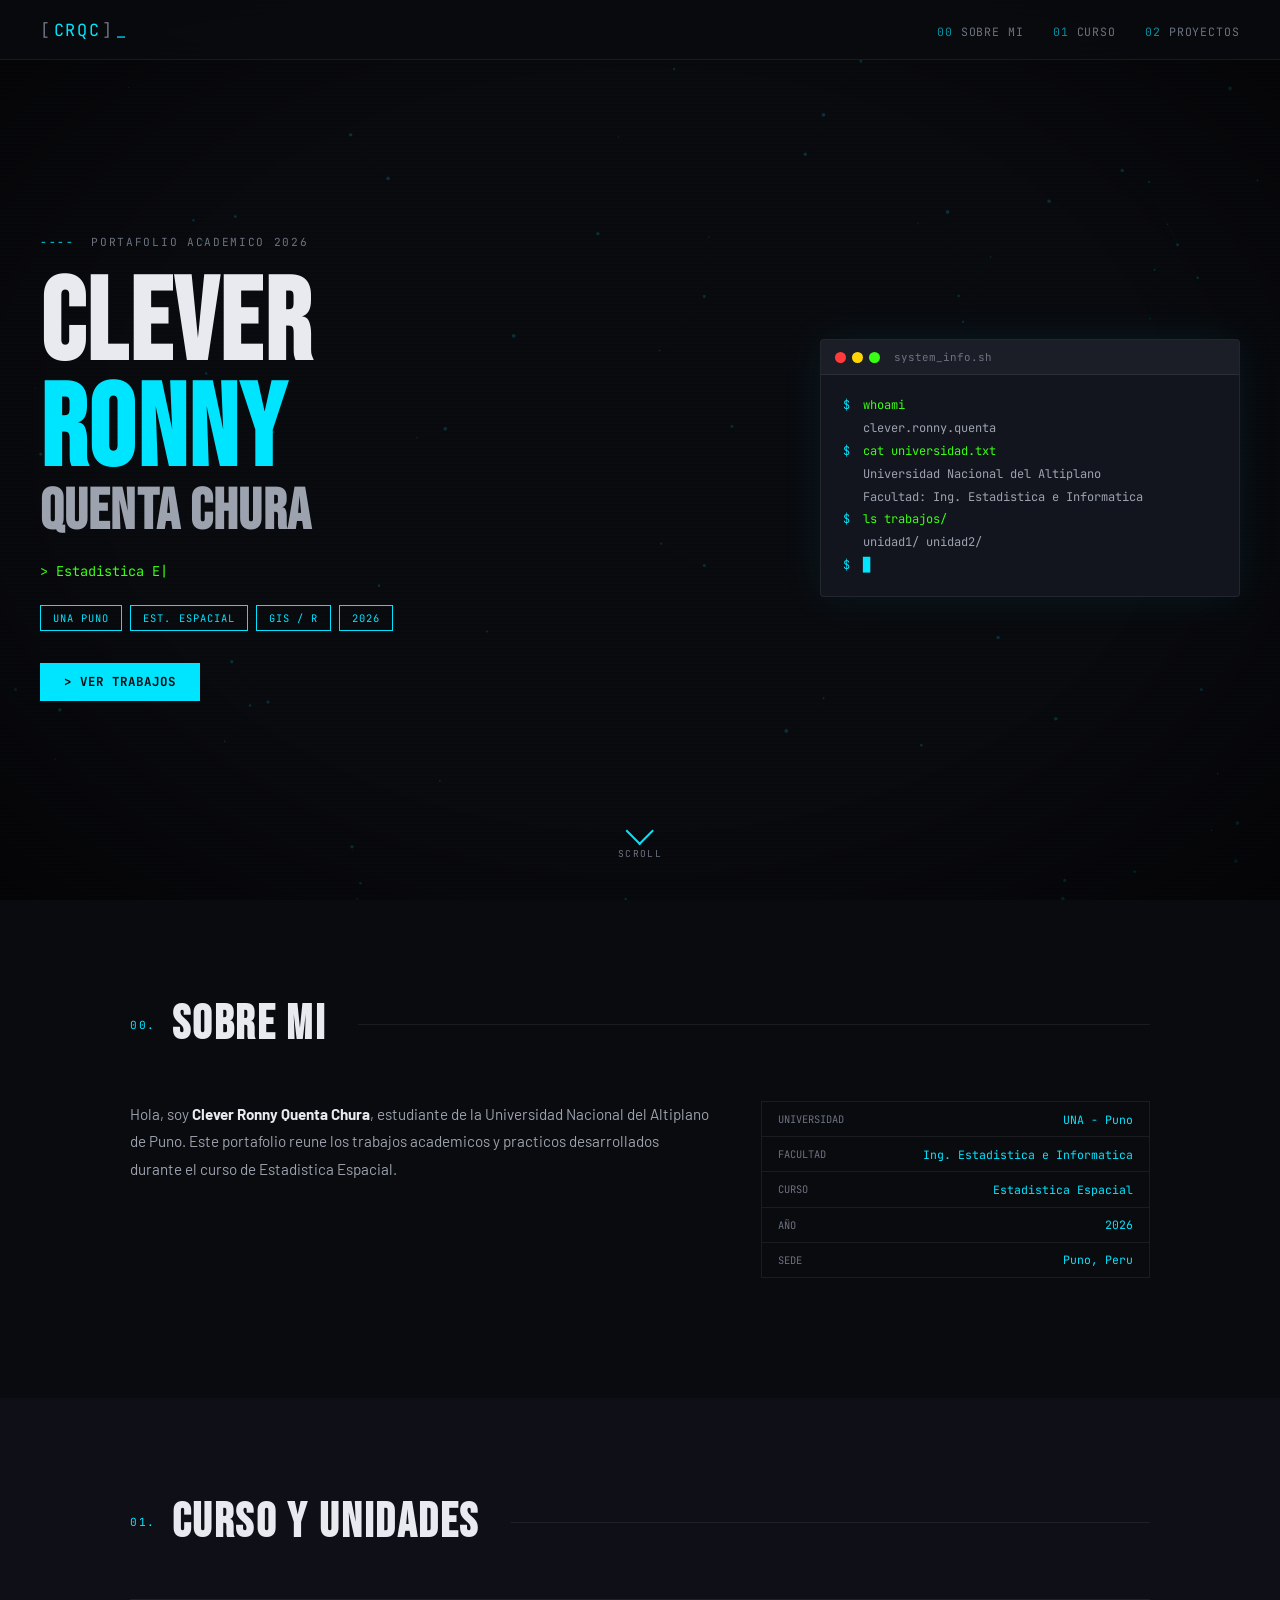
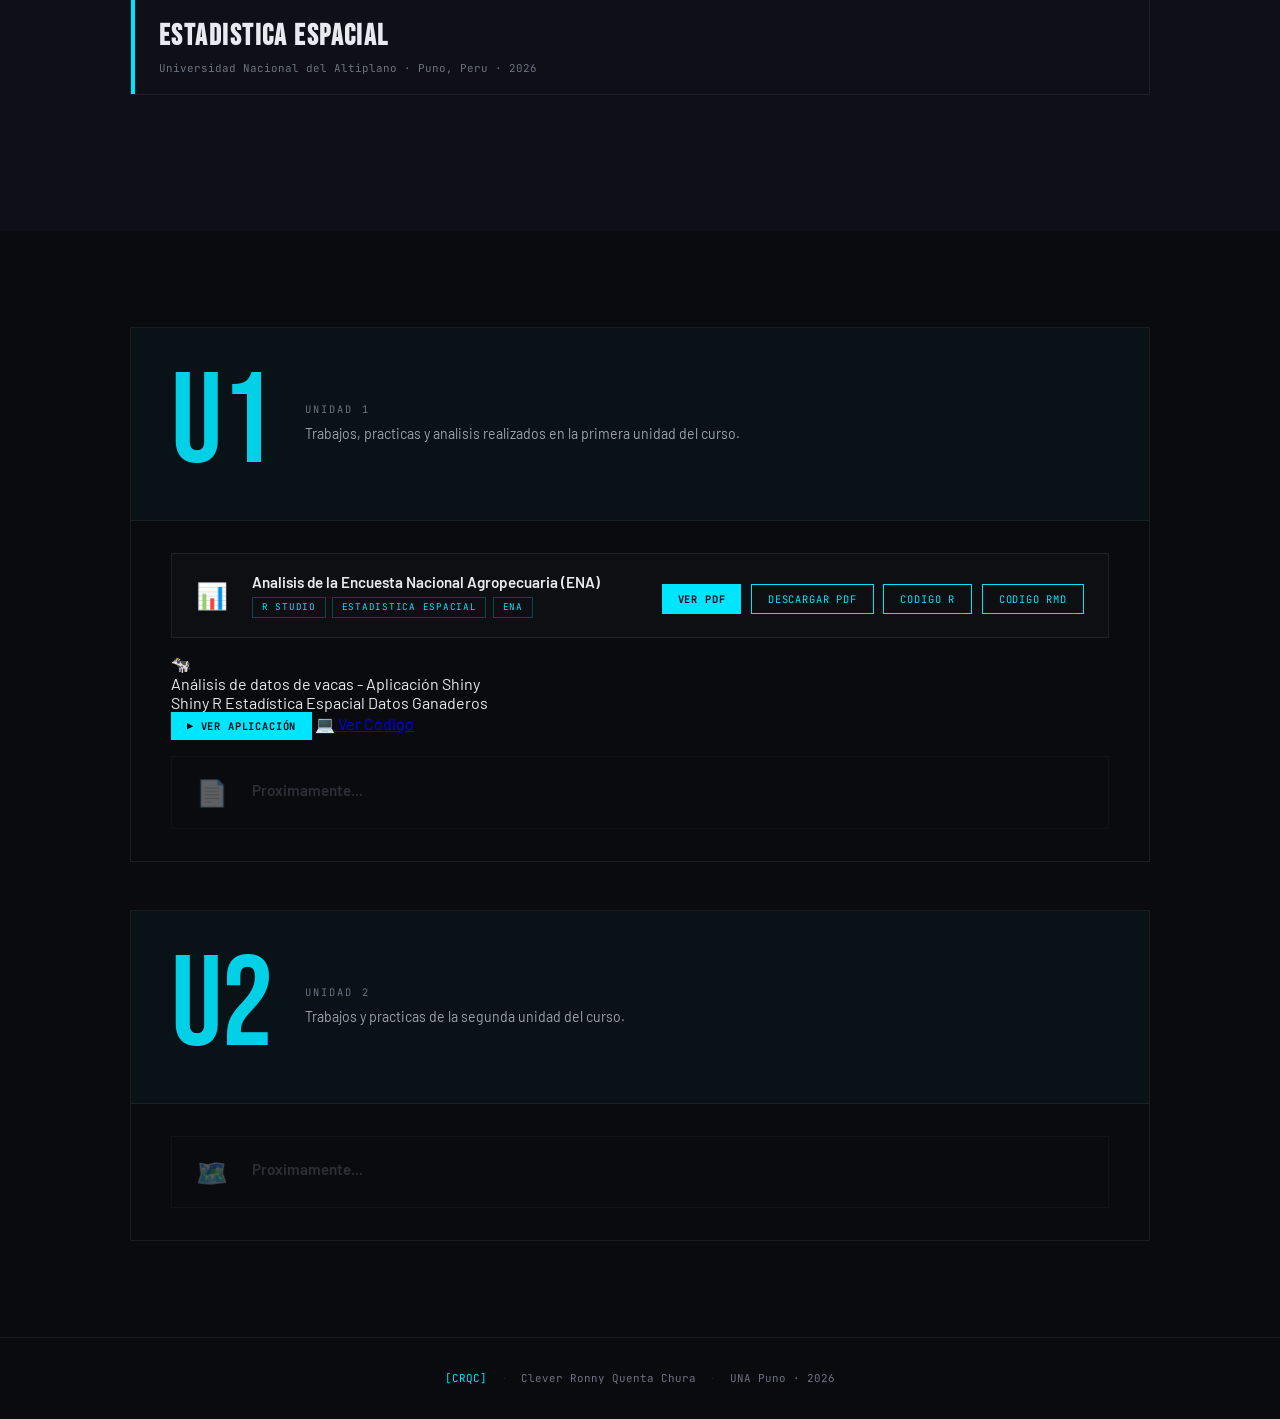
<file: index.html>
<!DOCTYPE html>
<html lang="es">
<head>
  <meta charset="UTF-8" />
  <meta name="viewport" content="width=device-width, initial-scale=1.0" />
  <title>Clever Ronny Quenta Chura — Portafolio</title>
  <link rel="preconnect" href="https://fonts.googleapis.com" />
  <link rel="preconnect" href="https://fonts.gstatic.com" crossorigin />
  <link href="https://fonts.googleapis.com/css2?family=JetBrains+Mono:wght@300;400;500;700&family=Bebas+Neue&family=Barlow:ital,wght@0,300;0,400;0,600;0,700;1,300&display=swap" rel="stylesheet" />

  <style>
    *, *::before, *::after { box-sizing: border-box; margin: 0; padding: 0; }

    :root {
      --bg: #0a0b0f;
      --bg2: #0f1017;
      --surface: #13151e;
      --border: rgba(255,255,255,0.07);
      --accent: #00e5ff;
      --accent2: #7b2fff;
      --text: #e8eaf0;
      --text-dim: #6b7280;
      --text-mid: #9ca3af;
      --green: #39ff14;
      --red: #ff3b3b;
      --yellow: #ffd600;
      --font-mono: 'JetBrains Mono', monospace;
      --font-display: 'Bebas Neue', sans-serif;
      --font-body: 'Barlow', sans-serif;
    }

    html { scroll-behavior: smooth; }
    body {
      background: var(--bg);
      color: var(--text);
      font-family: var(--font-body);
      overflow-x: hidden;
      min-height: 100vh;
    }

    /* CANVAS BG */
    #bg-canvas {
      position: fixed; inset: 0; z-index: 0;
      pointer-events: none; opacity: 0.35;
    }
    .scanlines {
      position: fixed; inset: 0; z-index: 1; pointer-events: none;
      background: repeating-linear-gradient(
        0deg, transparent, transparent 2px,
        rgba(0,0,0,0.03) 2px, rgba(0,0,0,0.03) 4px
      );
    }
    .vignette {
      position: fixed; inset: 0; z-index: 1; pointer-events: none;
      background: radial-gradient(ellipse at 50% 50%, transparent 60%, rgba(0,0,0,0.55) 100%);
    }

    /* NAV */
    #navbar {
      position: fixed; top: 0; left: 0; right: 0; z-index: 100;
      display: flex; align-items: center; justify-content: space-between;
      padding: 0 2.5rem;
      height: 60px;
      background: rgba(10,11,15,0.85);
      backdrop-filter: blur(12px);
      border-bottom: 1px solid var(--border);
    }
    .nav-logo {
      font-family: var(--font-mono); font-size: 1.05rem;
      letter-spacing: 0.1em; color: var(--accent);
      display: flex; align-items: center; gap: 2px;
    }
    .logo-bracket { color: var(--text-dim); }
    .logo-dot { color: var(--accent); }
    @keyframes blink { 0%,100%{opacity:1} 50%{opacity:0} }
    .blink { animation: blink 1.1s infinite; }
    .nav-links { list-style: none; display: flex; gap: 1.8rem; }
    .nav-links a {
      font-family: var(--font-mono); font-size: 0.72rem;
      color: var(--text-dim); text-decoration: none;
      letter-spacing: 0.08em; text-transform: uppercase;
      transition: color 0.2s;
    }
    .nav-links a::before { content: attr(data-index) ' '; color: var(--accent); opacity: 0.6; }
    .nav-links a:hover { color: var(--accent); }

    /* HERO */
    .hero {
      position: relative; z-index: 2;
      min-height: 100vh;
      display: flex; align-items: center; justify-content: space-between;
      padding: 100px 2.5rem 4rem;
      gap: 3rem;
      max-width: 1300px;
      margin: 0 auto;
    }
    .hero-left { flex: 1; }
    .hero-tag {
      font-family: var(--font-mono); font-size: 0.7rem;
      color: var(--text-dim); letter-spacing: 0.15em;
      text-transform: uppercase; margin-bottom: 1.5rem;
    }
    .tag-dash { color: var(--accent); margin-right: 0.5rem; }
    .hero-name {
      font-family: var(--font-display);
      line-height: 0.92; margin-bottom: 1.5rem;
    }
    .name-line {
      display: block; font-size: clamp(3.5rem, 9vw, 8rem);
      letter-spacing: 0.02em; color: var(--text);
      opacity: 0; transform: translateY(30px);
      animation: fadeUp 0.6s forwards;
    }
    .accent-line { color: var(--accent); }
    .dim-line { font-size: clamp(1.8rem, 4.5vw, 4rem); color: var(--text-mid); }
    .name-line:nth-child(1) { animation-delay: 0s; }
    .name-line:nth-child(2) { animation-delay: 0.12s; }
    .name-line:nth-child(3) { animation-delay: 0.24s; }
    @keyframes fadeUp {
      to { opacity: 1; transform: none; }
    }
    .hero-course {
      font-family: var(--font-mono); font-size: clamp(0.75rem, 2vw, 0.85rem);
      color: var(--green); margin-bottom: 1.5rem; min-height: 1.4em;
    }
    .hero-tags { display: flex; flex-wrap: wrap; gap: 0.5rem; margin-bottom: 2rem; }
    .htag {
      font-family: var(--font-mono); font-size: 0.65rem;
      padding: 0.3rem 0.75rem; border: 1px solid var(--accent);
      color: var(--accent); letter-spacing: 0.1em;
      text-transform: uppercase;
    }
    .hero-actions { display: flex; gap: 1rem; flex-wrap: wrap; }

    /* TERMINAL */
    .hero-right { flex: 0 1 420px; }
    .hero-terminal {
      background: var(--surface); border: 1px solid var(--border);
      border-radius: 4px; overflow: hidden;
      box-shadow: 0 0 40px rgba(0,229,255,0.08);
      width: 100%;
    }
    .terminal-header {
      display: flex; align-items: center; gap: 6px;
      padding: 10px 14px;
      background: rgba(255,255,255,0.04); border-bottom: 1px solid var(--border);
    }
    .t-dot { width: 11px; height: 11px; border-radius: 50%; display: inline-block; }
    .t-dot.red { background: var(--red); }
    .t-dot.yellow { background: var(--yellow); }
    .t-dot.green { background: var(--green); }
    .t-title { font-family: var(--font-mono); font-size: 0.68rem; color: var(--text-dim); margin-left: 8px; }
    .terminal-body { padding: 1.2rem 1.4rem; font-family: var(--font-mono); font-size: 0.75rem; line-height: 1.9; }
    .t-prompt { color: var(--accent); margin-right: 6px; }
    .t-cmd { color: var(--green); }
    .t-out { color: var(--text-mid); padding-left: 1.2rem; }
    .t-cursor-line { animation: blink 1s infinite; color: var(--accent); }

    /* SCROLL CUE */
    .scroll-cue {
      position: absolute; bottom: 2.5rem; left: 50%; transform: translateX(-50%);
      display: flex; flex-direction: column; align-items: center; gap: 6px;
      font-family: var(--font-mono); font-size: 0.6rem; color: var(--text-dim);
      letter-spacing: 0.15em; text-transform: uppercase;
    }
    .scroll-arrow {
      width: 20px; height: 20px;
      border-right: 2px solid var(--accent); border-bottom: 2px solid var(--accent);
      transform: rotate(45deg);
      animation: bounce 1.5s infinite;
    }
    @keyframes bounce { 0%,100%{transform:rotate(45deg) translateY(0)} 50%{transform:rotate(45deg) translateY(5px)} }

    /* CTA BUTTONS */
    .cta-btn {
      display: inline-flex; align-items: center; gap: 0.5rem;
      padding: 0.65rem 1.5rem;
      font-family: var(--font-mono); font-size: 0.78rem;
      letter-spacing: 0.08em; text-transform: uppercase;
      text-decoration: none; border: none; cursor: pointer;
      transition: all 0.2s;
    }
    .cta-btn.primary {
      background: var(--accent); color: var(--bg);
      font-weight: 700;
    }
    .cta-btn.primary:hover { background: #fff; }
    .cta-btn.secondary {
      background: transparent; color: var(--accent);
      border: 1px solid var(--accent);
    }
    .cta-btn.secondary:hover { background: rgba(0,229,255,0.08); }

    /* SECTIONS */
    .section { position: relative; z-index: 2; padding: 6rem 0; }
    .section-alt { background: var(--bg2); }
    .section-inner { max-width: 1100px; margin: 0 auto; padding: 0 2.5rem; }
    .section-header {
      display: flex; align-items: center; gap: 1rem; margin-bottom: 3rem;
    }
    .section-num {
      font-family: var(--font-mono); font-size: 0.7rem;
      color: var(--accent); letter-spacing: 0.15em;
    }
    .section-title {
      font-family: var(--font-display); font-size: clamp(2rem, 4vw, 3rem);
      letter-spacing: 0.05em; color: var(--text);
    }
    .section-line {
      flex: 1; height: 1px; background: var(--border); margin-left: 1rem;
    }

    /* REVEAL */
    .reveal { opacity: 0; transform: translateY(24px); transition: opacity 0.6s, transform 0.6s; }
    .reveal.visible { opacity: 1; transform: none; }

    /* ABOUT */
    .about-grid { display: grid; grid-template-columns: 1.2fr 0.8fr; gap: 3rem; align-items: start; }
    .about-text p { color: var(--text-mid); line-height: 1.8; margin-bottom: 1rem; font-size: 0.95rem; }
    .about-text strong { color: var(--text); }
    .info-card { border: 1px solid var(--border); margin-bottom: 1.5rem; }
    .ic-row {
      display: flex; justify-content: space-between; align-items: center;
      padding: 0.6rem 1rem; border-bottom: 1px solid var(--border);
      gap: 1rem;
    }
    .ic-row:last-child { border-bottom: none; }
    .ic-label { font-family: var(--font-mono); font-size: 0.65rem; color: var(--text-dim); text-transform: uppercase; white-space: nowrap; }
    .ic-val { font-family: var(--font-mono); font-size: 0.72rem; color: var(--accent); text-align: right; }

    /* COURSE */
    .course-card {
      display: flex; margin-bottom: 2.5rem;
      border: 1px solid var(--border); overflow: hidden;
    }
    .course-card-accent { width: 4px; background: var(--accent); flex-shrink: 0; }
    .course-card-body { padding: 1.2rem 1.5rem; }
    .course-name { font-family: var(--font-display); font-size: clamp(1.4rem, 4vw, 1.8rem); color: var(--text); letter-spacing: 0.05em; }
    .course-meta { font-family: var(--font-mono); font-size: 0.68rem; color: var(--text-dim); margin-top: 0.4rem; }

    /* UNITS GRID */
    .units-grid { display: grid; grid-template-columns: 1fr 1fr; gap: 1.5rem; }
    .unit-card {
      border: 1px solid var(--border); padding: 2rem;
      position: relative; overflow: hidden;
      transition: border-color 0.3s, box-shadow 0.3s;
    }
    .unit-card:hover {
      border-color: rgba(0,229,255,0.4);
      box-shadow: 0 0 30px rgba(0,229,255,0.06);
    }
    .unit-num-badge {
      font-family: var(--font-display); font-size: 5rem; line-height: 1;
      color: rgba(0,229,255,0.07); position: absolute; top: 0.5rem; right: 1rem;
      pointer-events: none; user-select: none;
    }
    .unit-title {
      font-family: var(--font-display); font-size: 1.4rem;
      color: var(--text); letter-spacing: 0.04em; margin-bottom: 0.8rem;
    }
    .unit-desc { font-size: 0.87rem; color: var(--text-mid); line-height: 1.7; margin-bottom: 1.5rem; }
    .unit-footer { display: flex; align-items: center; justify-content: space-between; margin-top: 1rem; gap: 10px; flex-wrap: wrap; }
    .unit-folder { font-family: var(--font-mono); font-size: 0.62rem; color: var(--text-dim); }
    .unit-link {
      font-family: var(--font-mono); font-size: 0.68rem; color: var(--accent);
      text-decoration: none; transition: letter-spacing 0.2s;
    }
    .unit-link:hover { letter-spacing: 0.1em; }

    /* PROJECTS */
    .units-big { display: flex; flex-direction: column; gap: 3rem; }
    .unit-big { border: 1px solid var(--border); overflow: hidden; }
    .unit-big-header {
      display: flex; align-items: center; gap: 2rem;
      padding: 2rem 2.5rem;
      background: rgba(0,229,255,0.03);
      border-bottom: 1px solid var(--border);
    }
    .unit-big-num {
      font-family: var(--font-display);
      font-size: clamp(4rem, 10vw, 8rem);
      color: var(--accent); line-height: 1;
      opacity: 0.9;
    }
    .unit-big-info { flex: 1; }
    .unit-big-label {
      font-family: var(--font-mono); font-size: 0.65rem;
      color: var(--text-dim); text-transform: uppercase;
      letter-spacing: 0.2em; margin-bottom: 0.4rem;
    }
    .unit-big-title {
      font-family: var(--font-display);
      font-size: clamp(1.6rem, 3vw, 2.4rem);
      color: var(--text); letter-spacing: 0.05em;
      line-height: 1.1; margin-bottom: 0.6rem;
    }
    .unit-big-desc { font-size: 0.88rem; color: var(--text-mid); line-height: 1.65; }
    .unit-big-body { padding: 2rem 2.5rem; }
    .trabajos-list { display: flex; flex-direction: column; gap: 1rem; }
    .trabajo-item {
      display: flex; align-items: center; gap: 1.5rem;
      padding: 1.2rem 1.5rem;
      border: 1px solid var(--border);
      background: rgba(255,255,255,0.02);
      transition: border-color 0.25s, background 0.25s;
    }
    .trabajo-item:hover {
      border-color: rgba(0,229,255,0.35);
      background: rgba(0,229,255,0.04);
    }
    .trabajo-icon { font-size: 1.6rem; flex-shrink: 0; }
    .trabajo-info { flex: 1; }
    .trabajo-title {
      font-family: var(--font-body); font-weight: 600;
      font-size: 0.95rem; color: var(--text); margin-bottom: 0.3rem;
    }
    .trabajo-tags { display: flex; flex-wrap: wrap; gap: 0.4rem; margin-top: 0.4rem; }
    .ttag {
      font-family: var(--font-mono); font-size: 0.58rem;
      padding: 0.2rem 0.55rem; border: 1px solid rgba(0,229,255,0.25);
      color: var(--accent); letter-spacing: 0.08em; text-transform: uppercase;
    }
    .trabajo-actions { display: flex; gap: 0.6rem; flex-shrink: 0; flex-wrap: wrap; margin-top: 0.5rem; }

    .btn-pdf, .btn-view {
      display: inline-flex; align-items: center; gap: 0.4rem;
      padding: 0.45rem 1rem;
      font-family: var(--font-mono); font-size: 0.65rem;
      letter-spacing: 0.08em; text-transform: uppercase;
      text-decoration: none; cursor: pointer;
      transition: background 0.2s;
    }
    .btn-pdf { background: var(--accent); color: var(--bg); font-weight: 700; border: none; }
    .btn-pdf:hover { background: #fff; }
    .btn-view { background: transparent; color: var(--accent); border: 1px solid var(--accent); }
    .btn-view:hover { background: rgba(0,229,255,0.08); }

    /* FOOTER */
    footer {
      position: relative; z-index: 2;
      text-align: center; padding: 2rem 1.5rem;
      border-top: 1px solid var(--border);
      font-family: var(--font-mono); font-size: 0.68rem; color: var(--text-dim);
      line-height: 1.6;
    }
    .footer-logo { color: var(--accent); }
    .footer-sep { margin: 0 0.4rem; color: var(--border); }

    /* RESPONSIVE */
    @media (max-width: 992px) {
      .hero { gap: 2rem; }
      .hero-right { flex: 0 1 350px; }
      .about-grid { grid-template-columns: 1fr; }
    }

    @media (max-width: 768px) {
      #navbar { padding: 0 1rem; height: 50px; }
      .nav-links { gap: 0.8rem; }
      .nav-links a { font-size: 0.65rem; }
      .nav-links a::before { display: none; }
      
      .hero { flex-direction: column; padding: 80px 1.5rem 4rem; text-align: center; justify-content: center; }
      .hero-left { max-width: 100%; }
      .hero-tags, .hero-actions { justify-content: center; }
      .hero-right { width: 100%; flex: none; max-width: 450px; }
      
      .section { padding: 4rem 0; }
      .section-inner { padding: 0 1.5rem; }
      .units-grid { grid-template-columns: 1fr; }
      
      .unit-big-header { flex-direction: column; align-items: flex-start; gap: 0.5rem; padding: 1.5rem; }
      .unit-big-body { padding: 1.5rem; }
      .trabajo-item { flex-direction: column; align-items: flex-start; gap: 1rem; }
      .trabajo-actions { width: 100%; }
      .btn-pdf, .btn-view { flex: 1; justify-content: center; text-align: center; }
      
      .footer-sep { display: none; }
      footer span { display: block; margin-bottom: 0.5rem; }
    }

    @media (max-width: 480px) {
      .nav-logo .logo-text { font-size: 0.9rem; }
      .name-line { font-size: 3rem; }
      .dim-line { font-size: 1.5rem; }
    }
  </style>
</head>
<body>

  <canvas id="bg-canvas"></canvas>
  <div class="scanlines"></div>
  <div class="vignette"></div>

  <nav id="navbar">
    <div class="nav-logo">
      <span class="logo-bracket">[</span>
      <span class="logo-text">CRQC</span>
      <span class="logo-bracket">]</span>
      <span class="logo-dot blink">_</span>
    </div>
    <ul class="nav-links">
      <li><a href="#about" data-index="00">Sobre mi</a></li>
      <li><a href="#curso" data-index="01">Curso</a></li>
      <li><a href="#proyectos" data-index="02">Proyectos</a></li>
    </ul>
  </nav>

  <header class="hero" id="hero">
    <div class="hero-left">
      <p class="hero-tag"><span class="tag-dash">----</span> Portafolio Academico 2026</p>
      <h1 class="hero-name">
        <span class="name-line">CLEVER</span>
        <span class="name-line accent-line">RONNY</span>
        <span class="name-line dim-line">QUENTA CHURA</span>
      </h1>
      <p class="hero-course" id="typewriter"></p>
      <div class="hero-tags">
        <span class="htag">UNA Puno</span>
        <span class="htag">Est. Espacial</span>
        <span class="htag">GIS / R</span>
        <span class="htag">2026</span>
      </div>
      <div class="hero-actions">
        <a href="#proyectos" class="cta-btn primary">
          <span>></span> Ver Trabajos
        </a>
      </div>
    </div>
    <div class="hero-right">
      <div class="hero-terminal">
        <div class="terminal-header">
          <span class="t-dot red"></span>
          <span class="t-dot yellow"></span>
          <span class="t-dot green"></span>
          <span class="t-title">system_info.sh</span>
        </div>
        <div class="terminal-body">
          <p><span class="t-prompt">$</span> <span class="t-cmd">whoami</span></p>
          <p class="t-out">clever.ronny.quenta</p>
          <p><span class="t-prompt">$</span> <span class="t-cmd">cat universidad.txt</span></p>
          <p class="t-out">Universidad Nacional del Altiplano</p>
          <p class="t-out">Facultad: Ing. Estadistica e Informatica</p>
          <p><span class="t-prompt">$</span> <span class="t-cmd">ls trabajos/</span></p>
          <p class="t-out">unidad1/  unidad2/</p>
          <p><span class="t-prompt">$</span> <span class="t-cursor-line">█</span></p>
        </div>
      </div>
    </div>
    <div class="scroll-cue">
      <div class="scroll-arrow"></div>
      <span>scroll</span>
    </div>
  </header>

  <section id="about" class="section">
    <div class="section-inner reveal">
      <div class="section-header">
        <span class="section-num">00.</span>
        <h2 class="section-title">Sobre mi</h2>
        <div class="section-line"></div>
      </div>
      <div class="about-grid">
        <div class="about-text">
          <p>Hola, soy <strong>Clever Ronny Quenta Chura</strong>, estudiante de la Universidad Nacional del Altiplano de Puno. Este portafolio reune los trabajos academicos y practicos desarrollados durante el curso de Estadistica Espacial.</p>
        </div>
        <div class="about-cards">
          <div class="info-card">
            <div class="ic-row">
              <span class="ic-label">Universidad</span>
              <span class="ic-val">UNA - Puno</span>
            </div>
            <div class="ic-row">
              <span class="ic-label">Facultad</span>
              <span class="ic-val">Ing. Estadistica e Informatica</span>
            </div>
            <div class="ic-row">
              <span class="ic-label">Curso</span>
              <span class="ic-val">Estadistica Espacial</span>
            </div>
            <div class="ic-row">
              <span class="ic-label">Año</span>
              <span class="ic-val">2026</span>
            </div>
            <div class="ic-row">
              <span class="ic-label">Sede</span>
              <span class="ic-val">Puno, Peru</span>
            </div>
          </div>
        </div>
      </div>
    </div>
  </section>

  <section id="curso" class="section section-alt">
    <div class="section-inner reveal">
      <div class="section-header">
        <span class="section-num">01.</span>
        <h2 class="section-title">Curso y Unidades</h2>
        <div class="section-line"></div>
      </div>
      <div class="course-card">
        <div class="course-card-accent"></div>
        <div class="course-card-body">
          <h3 class="course-name">Estadistica Espacial</h3>
          <p class="course-meta">Universidad Nacional del Altiplano · Puno, Peru · 2026</p>
        </div>
      </div>
      
    </div>
  </section>

  <section id="proyectos" class="section">
    <div class="section-inner">
      

      <div class="units-big reveal">

        <div class="unit-big">
          <div class="unit-big-header">
            <div class="unit-big-num">U1</div>
            <div class="unit-big-info">
              <p class="unit-big-label">Unidad 1</p>
              <p class="unit-big-desc">Trabajos, practicas y analisis realizados en la primera unidad del curso.</p>
            </div>
          </div>
          <div class="unit-big-body">
            <div class="trabajos-list">

              <div class="trabajo-item">
                <div class="trabajo-icon">📊</div>
                <div class="trabajo-info">
                  <div class="trabajo-title">Analisis de la Encuesta Nacional Agropecuaria (ENA)</div>
                  <div class="trabajo-tags">
                    <span class="ttag">R Studio</span>
                    <span class="ttag">Estadistica Espacial</span>
                    <span class="ttag">ENA</span>
                  </div>
                </div>
                <div class="trabajo-actions">
                  <a href="./trabajos/unidad1/ENA.pdf" target="_blank" rel="noopener" class="btn-pdf">Ver PDF</a>
                  <a href="./trabajos/unidad1/ENA.pdf" download class="btn-view">Descargar PDF</a>
                  <a href="./trabajos/unidad1/ENA_analisis.R" download class="btn-view">Codigo R</a>
                  <a href="./trabajos/unidad1/ENA_analisis.Rmd" download class="btn-view">Codigo Rmd</a>
                </div>
              </div>
<div class="artículo-trabajo">

  <div class="icono de trabajo">🐄</div>

  <div class="información-trabajo">
    <div class="título-trabajo">
      Análisis de datos de vacas - Aplicación Shiny
    </div>

    <div class="etiquetas-de-trabajo">
      <span class="etiqueta t">Shiny R</span>
      <span class="etiqueta t">Estadística Espacial</span>
      <span class="etiqueta t">Datos Ganaderos</span>
    </div>
  </div>

  <div class="trabajo-acciones">
    
    <!-- VER APP -->
    <a href="https://ronny-bit.github.io/ESTADISTICA-ESPACIAL/" 
       target="_blank" 
       rel="noopener" 
       class="btn-pdf">
       ▶ Ver Aplicación
    </a>

    <!-- OPCIONAL: REPOSITORIO -->
    <a href="https://github.com/ronny-bit/ESTADISTICA-ESPACIAL" 
       target="_blank" 
       rel="noopener" 
       class="vista de botones">
       💻 Ver Código
    </a>

  </div>

</div>
              <div class="trabajo-item" style="opacity:0.35; pointer-events:none;">
                <div class="trabajo-icon">📄</div>
                <div class="trabajo-info">
                  <div class="trabajo-title" style="color:var(--text-dim)">Proximamente...</div>
                </div>
              </div>

            </div>
          </div>
        </div>

        <div class="unit-big">
          <div class="unit-big-header">
            <div class="unit-big-num">U2</div>
            <div class="unit-big-info">
              <p class="unit-big-label">Unidad 2</p>
              <p class="unit-big-desc">Trabajos y practicas de la segunda unidad del curso.</p>
            </div>
          </div>
          <div class="unit-big-body">
            <div class="trabajos-list">
              <div class="trabajo-item" style="opacity:0.35; pointer-events:none;">
                <div class="trabajo-icon">🗺️</div>
                <div class="trabajo-info">
                  <div class="trabajo-title" style="color:var(--text-dim)">Proximamente...</div>
                </div>
              </div>
            </div>
          </div>
        </div>

      </div>
    </div>
  </section>

  <footer>
    <span class="footer-logo">[CRQC]</span>
    <span class="footer-sep"> · </span>
    <span>Clever Ronny Quenta Chura</span>
    <span class="footer-sep"> · </span>
    <span>UNA Puno · 2026</span>
  </footer>

  <script>
    // CANVAS BACKGROUND
    const canvas = document.getElementById('bg-canvas');
    const ctx = canvas.getContext('2d');
    let W, H, dots = [];
    function resize() {
      W = canvas.width = window.innerWidth;
      H = canvas.height = window.innerHeight;
    }
    function initDots() {
      dots = Array.from({length: 80}, () => ({
        x: Math.random() * W, y: Math.random() * H,
        vx: (Math.random() - 0.5) * 0.3,
        vy: (Math.random() - 0.5) * 0.3,
        r: Math.random() * 1.5 + 0.5
      }));
    }
    function drawDots() {
      ctx.clearRect(0, 0, W, H);
      dots.forEach(d => {
        d.x += d.vx; d.y += d.vy;
        if (d.x < 0) d.x = W; if (d.x > W) d.x = 0;
        if (d.y < 0) d.y = H; if (d.y > H) d.y = 0;
        ctx.beginPath();
        ctx.arc(d.x, d.y, d.r, 0, Math.PI * 2);
        ctx.fillStyle = 'rgba(0,229,255,0.5)';
        ctx.fill();
      });
      dots.forEach((a, i) => {
        dots.slice(i + 1).forEach(b => {
          const dx = a.x - b.x, dy = a.y - b.y;
          const dist = Math.sqrt(dx*dx + dy*dy);
          if (dist < 140) {
            ctx.beginPath();
            ctx.moveTo(a.x, a.y); ctx.lineTo(b.x, b.y);
            ctx.strokeStyle = `rgba(0,229,255,${0.12 * (1 - dist/140)})`;
            ctx.lineWidth = 0.5;
            ctx.stroke();
          }
        });
      });
      requestAnimationFrame(drawDots);
    }
    resize(); initDots(); drawDots();
    window.addEventListener('resize', () => { resize(); initDots(); });

    // TYPEWRITER
    const tw = document.getElementById('typewriter');
    const text = '> Estadistica Espacial · UNA Puno';
    let i = 0;
    function type() {
      if (i < text.length) { tw.textContent = text.slice(0, ++i) + '|'; setTimeout(type, 55); }
      else { tw.textContent = text; }
    }
    setTimeout(type, 800);

    // REVEAL ON SCROLL
    const revealEls = document.querySelectorAll('.reveal');
    const obs = new IntersectionObserver(entries => {
      entries.forEach(e => { if (e.isIntersecting) { e.target.classList.add('visible'); obs.unobserve(e.target); } });
    }, { threshold: 0.12 });
    revealEls.forEach(el => obs.observe(el));

    // SKILL BARS
    const barObs = new IntersectionObserver(entries => {
      entries.forEach(e => {
        if (e.isIntersecting) {
          e.target.querySelectorAll('.skb-fill').forEach(f => f.classList.add('animated'));
          barObs.unobserve(e.target);
        }
      });
    }, { threshold: 0.2 });
    document.querySelectorAll('.about-cards').forEach(el => barObs.observe(el));

    // VERIFICACION DE ARCHIVOS
    document.querySelectorAll('a[href$=".pdf"], a[href$=".R"], a[href$=".Rmd"]').forEach(link => {
      link.addEventListener('click', async (ev) => {
        if (location.protocol === 'file:') return;
        try {
          const res = await fetch(link.href, { method: 'HEAD' });
          if (!res.ok) {
            ev.preventDefault();
            alert('El archivo no se encontro en: ' + link.getAttribute('href'));
          }
        } catch (err) { }
      });
    });
  </script>
</body>
</html>
</file>
